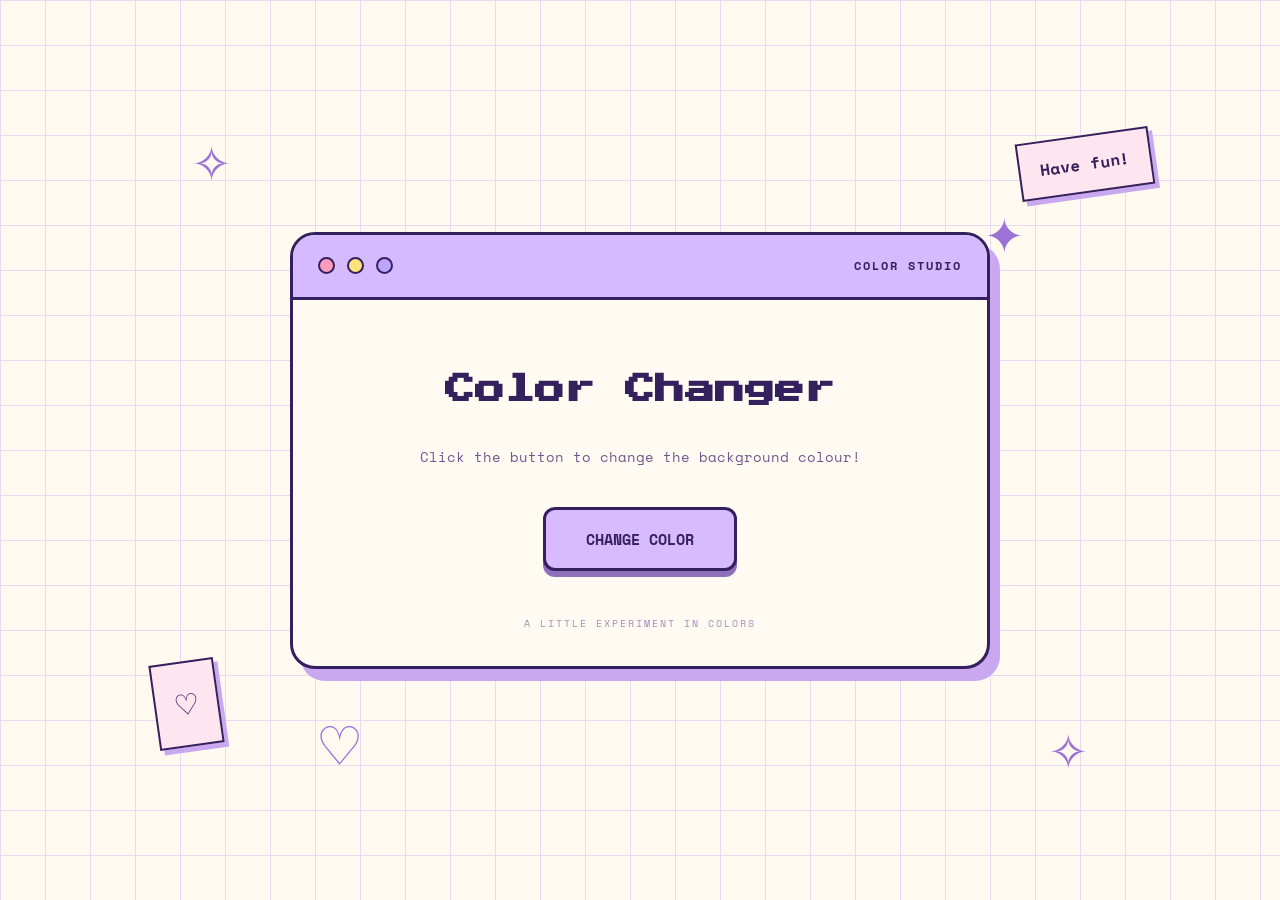
<file: 01-Color Changer/index.html>
<!DOCTYPE html>
<html lang="en">
<head>
    <meta charset="UTF-8">
    <meta name="viewport" content="width=device-width, initial-scale=1.0">
    <title>Color Changer</title>
    <link rel="stylesheet" href="style.css">
</head>
<body>

    <main class="container">

        <div class="decoration star star-one">✧</div>
        <div class="decoration star star-two">✧</div>
        <div class="decoration star star-three">✦</div>

        <div class="sticker sticker-one">Have fun!</div>
        <div class="sticker sticker-two">♡</div>

        <section class="window">

            <div class="window-header">
                <div class="window-controls">
                    <span class="control pink"></span>
                    <span class="control yellow"></span>
                    <span class="control purple"></span>
                </div>

                <div class="window-title">COLOR STUDIO</div>
            </div>

            <div class="window-content">

                <h1>Color Changer</h1>

                <p>
                    Click the button to change the background colour!
                </p>

                <button id="colorBtn">
                    CHANGE COLOR
                </button>

                <div class="footer">
                    A LITTLE EXPERIMENT IN COLORS
                </div>

            </div>

        </section>

        <div class="decoration cat">♡</div>
        <div class="decoration sparkle">✧</div>

    </main>
<script src="script.js"></script>
</body>
</html>
</file>
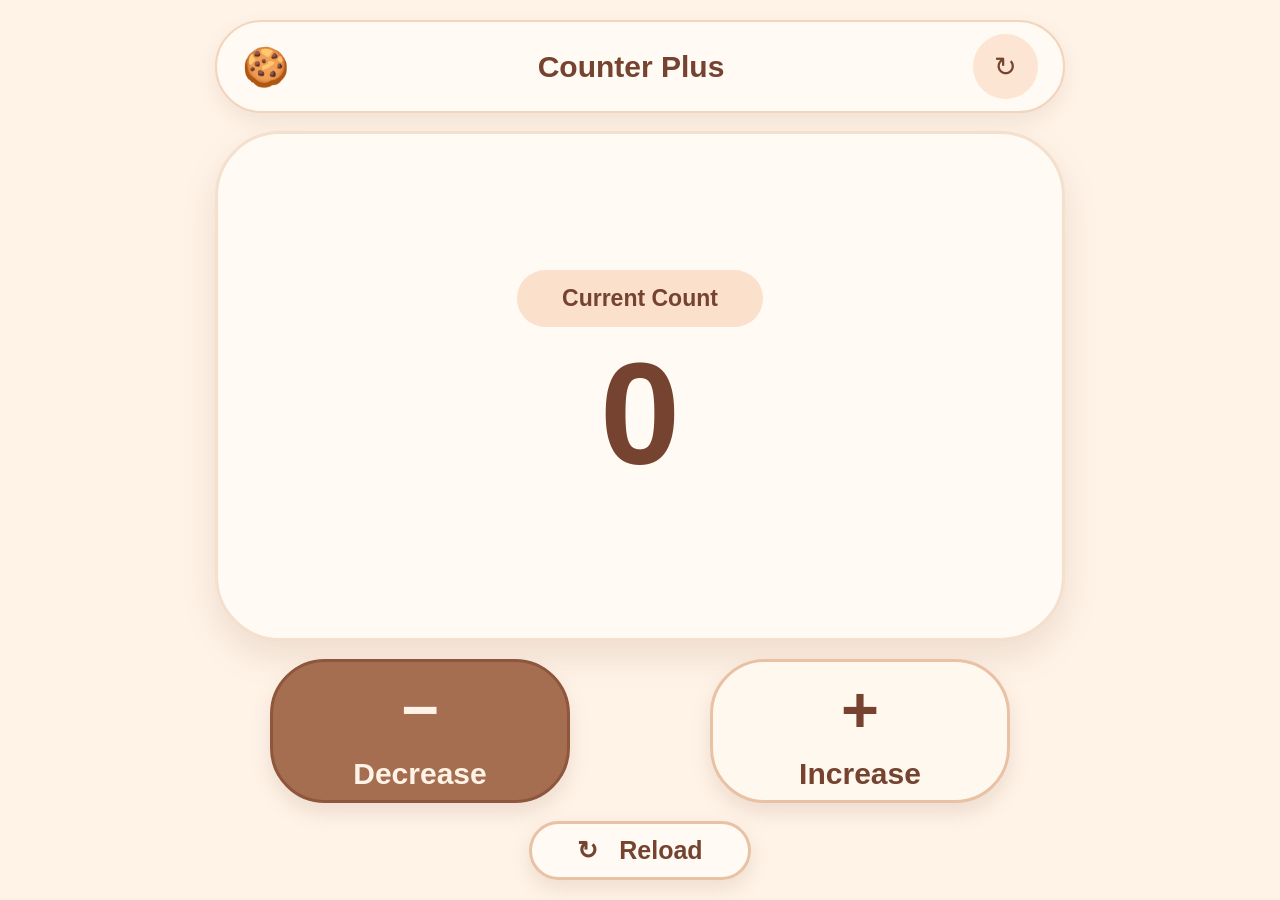
<file: 02-Counter App/index.html>
<!DOCTYPE html>
<html lang="en">
<head>
    <meta charset="UTF-8">
    <meta name="viewport" content="width=device-width, initial-scale=1.0">
    <title>Counter App</title>
    <link rel="stylesheet" href="style.css">
</head>

<body>

    <div class="container">

        <nav class="navbar">
            <span class="cookie">🍪</span>
            <h1>Counter Plus</h1>
            <button class="reset">↻</button>
        </nav>

        <div class="counter-card">

            <div class="label">Current Count</div>

            <div class="count">0</div>

        </div>

        <div class="buttons">

            <button class="action decrease">
                <span>−</span>
                Decrease
            </button>

            <button class="action increase">
                <span>+</span>
                Increase
            </button>

        </div>

        <div class="reload-area">
            <button class="reload">
                ↻ &nbsp; Reload
            </button>
        </div>

    </div>
<script src="script.js"></script>

</body>
</html>
</file>
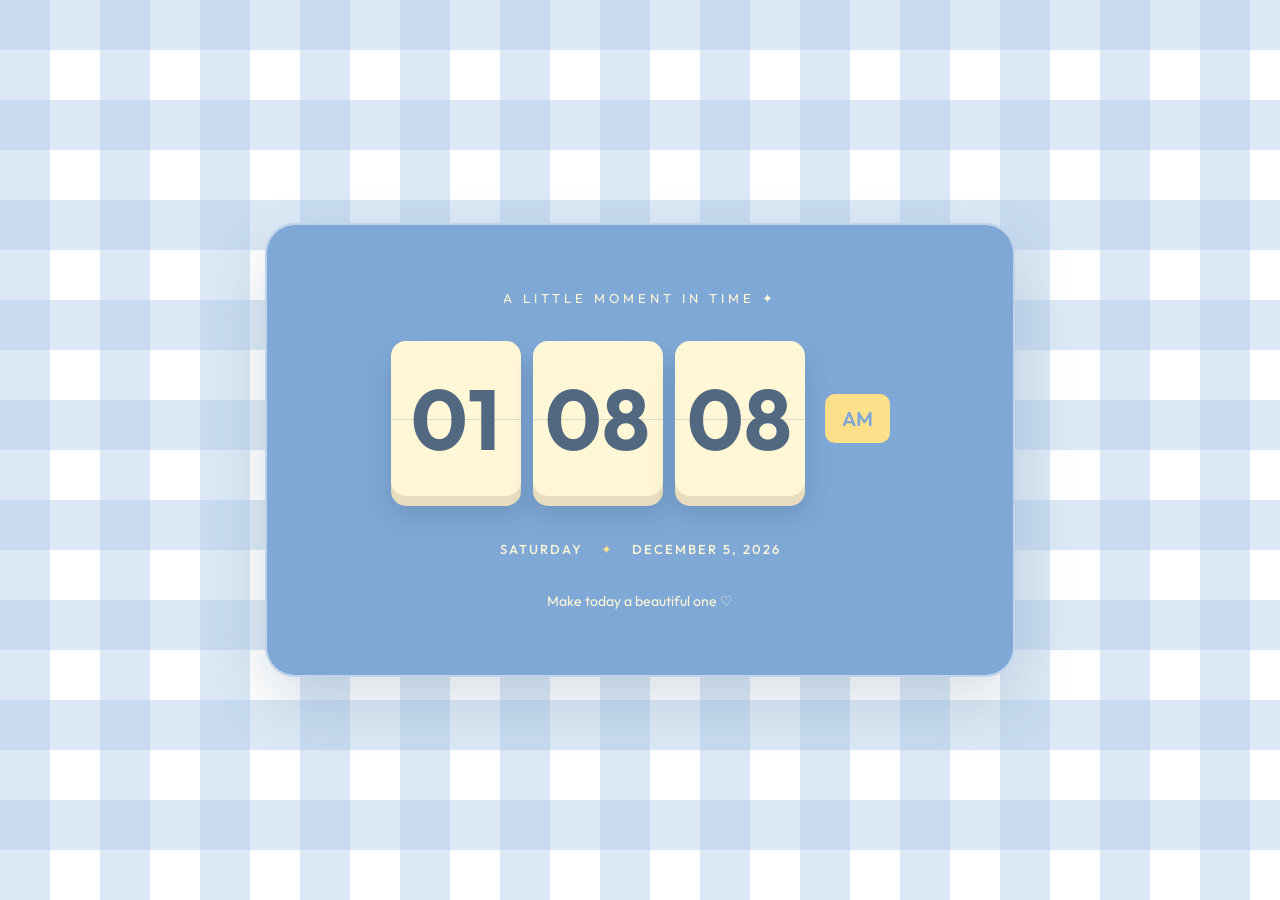
<file: 03-Digital Clock/index.html>
<!DOCTYPE html>
<html lang="en">
<head>
    <meta charset="UTF-8">
    <meta name="viewport" content="width=device-width, initial-scale=1.0">
    <title>Digital Clock</title>
    <link rel="stylesheet" href="style.css">
</head>
<body>
    <main class="clock-container">
        <p class="greeting">A LITTLE MOMENT IN TIME ✦</p>

        <div class="clock">
            <div class="time-group">
                <div class="flip-card"><span class="digit">09</span></div>
                <div class="flip-card"><span class="digit">27</span></div>
                <div class="flip-card"><span class="digit">15</span></div>
            </div>
            <span class="period">AM</span>
        </div>

        <div class="date-section">
            <span>THURSDAY</span>
            <span class="separator">✦</span>
            <span>NOVEMBER 27, 2026</span>
        </div>

        <p class="footer">Make today a beautiful one ♡</p>
    </main>

    <script src="script.js"></script>
</body>
</html>
</file>
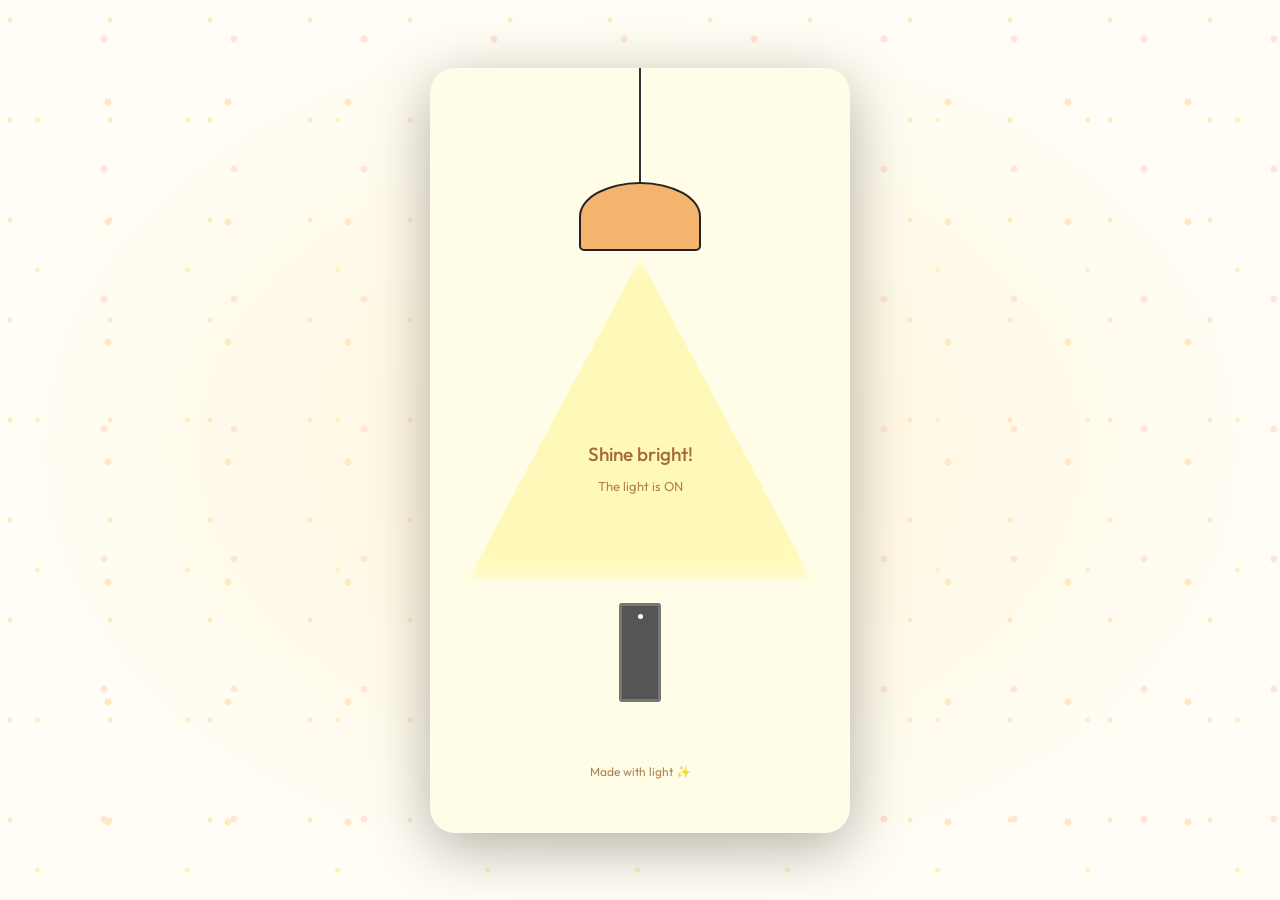
<file: 04-Light Switch/index.html>
<!DOCTYPE html>
<html lang="en">
<head>
    <meta charset="UTF-8">
    <meta name="viewport" content="width=device-width, initial-scale=1.0">
    <title>Light Switch</title>
    <link rel="stylesheet" href="style.css">
</head>
<body>

    <main class="room" id="room">

        <div class="wire"></div>

        <div class="lamp">
            <div class="lamp-shade"></div>
        </div>

        <div class="light-beam"></div>

        <div class="message">
            <h2 id="message">Shine bright!</h2>
            <p id="status">The light is ON</p>
        </div>

        <button class="switch" id="switchButton">
            <span class="switch-dot"></span>
        </button>
        <p class="footer">Made with light ✨</p>
    </main>
    <script src="script.js"></script>
</body>
</html>
</file>
<file: 01-Color Changer/style.css>
@import url('https://fonts.googleapis.com/css2?family=Space+Mono:wght@400;700&family=Press+Start+2P&display=swap');

* {
    margin: 0;
    padding: 0;
    box-sizing: border-box;
}

body {
    min-height: 100vh;
    font-family: 'Space Mono', monospace;
    background-color: #eee5ff;
}

.container {
    min-height: 100vh;
    display: flex;
    justify-content: center;
    align-items: center;
    position: relative;
    overflow: hidden;

    background-color: #fff9f0;

    background-image:
        linear-gradient(#e8d9f5 1px, transparent 1px),
        linear-gradient(90deg, #e8d9f5 1px, transparent 1px);

    background-size: 45px 45px;
}

.window {
    width: 700px;
    max-width: 90%;
    background: #fffaf2;
    border: 3px solid #35205e;
    border-radius: 25px;
    overflow: hidden;

    box-shadow: 10px 12px 0 #c9a8ef;

    z-index: 2;
}

.window-header {
    height: 65px;
    background: #d6baff;
    border-bottom: 3px solid #35205e;

    display: flex;
    align-items: center;
    justify-content: space-between;
    padding: 0 25px;
}

.window-controls {
    display: flex;
    gap: 12px;
}

.control {
    width: 17px;
    height: 17px;
    border: 2px solid #35205e;
    border-radius: 50%;
}

.pink {
    background: #ff9bbd;
}

.yellow {
    background: #ffe27a;
}

.purple {
    background: #bda5ff;
}

.window-title {
    font-size: 12px;
    font-weight: bold;
    letter-spacing: 2px;
    color: #35205e;
}

.window-content {
    padding: 65px 30px 35px;
    text-align: center;
}

h1 {
    font-family: 'Press Start 2P', monospace;
    font-size: 30px;
    line-height: 1.7;
    color: #35205e;
    margin-bottom: 30px;
}

.window-content p {
    font-size: 14px;
    color: #70578d;
    margin-bottom: 40px;
}

button {
    padding: 18px 40px;
    background: #d7baff;
    border: 3px solid #35205e;
    border-radius: 12px;
    font-family: 'Space Mono', monospace;
    font-weight: bold;
    font-size: 15px;
    color: #35205e;
    cursor: pointer;
    box-shadow: 0 6px 0 #8f70bd;
    transition: 0.2s;
}

button:hover {
    background: #ffb8d2;
    transform: translateY(-3px);
    box-shadow: 0 9px 0 #8f70bd;
}

button:active {
    transform: translateY(3px);
    box-shadow: 0 2px 0 #8f70bd;
}

.footer {
    margin-top: 45px;
    font-size: 10px;
    letter-spacing: 2px;
    color: #a58bbd;
}

.decoration {
    position: absolute;
    color: #9c72d7;
    z-index: 1;
}

.star {
    font-size: 65px;
}

.star-one {
    top: 12%;
    left: 15%;
}

.star-two {
    bottom: 12%;
    right: 15%;
}

.star-three {
    top: 20%;
    right: 20%;
}

.sticker {
    position: absolute;
    padding: 15px 20px;
    background: #ffe5ef;
    border: 2px solid #35205e;
    color: #35205e;
    font-weight: bold;
    box-shadow: 4px 5px 0 #c9a8ef;
    transform: rotate(-8deg);
    z-index: 5;
}

.sticker-one {
    top: 15%;
    right: 10%;
}

.sticker-two {
    bottom: 17%;
    left: 12%;
    font-size: 35px;
}

.cat {
    bottom: 12%;
    left: 25%;
    font-size: 65px;
}

.sparkle {
    top: 65%;
    right: 25%;
    font-size: 50px;
}

@media (max-width: 600px) {

    h1 {
        font-size: 19px;
    }

    .window-content {
        padding: 45px 15px 25px;
    }

    .window-content p {
        font-size: 12px;
    }

    button {
        padding: 15px 25px;
        font-size: 12px;
    }

    .sticker {
        display: none;
    }

}
</file>
<file: 02-Counter App/style.css>
* {
    margin: 0;
    padding: 0;
    box-sizing: border-box;
}

body {
    min-height: 100vh;
    background: #fff3e7;
    font-family: 'Trebuchet MS', sans-serif;
    color: #75432f;
    padding: 35px 20px;
}

.container {
    max-width: 850px;
    margin: auto;
}

.navbar {
    display: flex;
    align-items: center;
    justify-content: space-between;
    background: #fffaf3;
    padding: 18px 25px;
    border: 2px solid #f3d5bd;
    border-radius: 60px;
    box-shadow: 0 8px 20px #75432f18;
    margin-bottom: 65px;
}

.navbar h1 {
    font-size: 30px;
}

.cookie {
    font-size: 38px;
}

.reset {
    border: none;
    background: #fce5d2;
    color: #75432f;
    font-size: 27px;
    width: 65px;
    height: 65px;
    border-radius: 50%;
    cursor: pointer;
}

.counter-card {
    background: #fffaf3;
    border: 3px solid #f5dfcd;
    border-radius: 65px;
    padding: 45px 25px;
    text-align: center;
    box-shadow: 0 15px 35px #75432f20;
    margin-bottom: 65px;
}

.label {
    display: inline-block;
    background: #fbe0cc;
    padding: 15px 45px;
    border-radius: 40px;
    font-size: 23px;
    font-weight: bold;
}

.count {
    font-size: 170px;
    font-weight: bold;
    margin: 20px 0;
}

.buttons {
    display: flex;
    justify-content: space-around;
    gap: 35px;
}

.action {
    width: 300px;
    min-height: 180px;
    border-radius: 55px;
    border: 3px solid #e9c2a5;
    background: #fff8ef;
    color: #75432f;
    font-size: 30px;
    font-weight: bold;
    cursor: pointer;
    box-shadow: 0 10px 20px #75432f20;
    transition: 0.3s ease;
}

.action span {
    display: block;
    font-size: 65px;
    margin-bottom: 10px;
}

.decrease {
    background: #a66e50;
    color: #fff3e7;
    border-color: #8e563d;
}

.action:hover {
    transform: translateY(-6px);
    box-shadow: 0 15px 25px #75432f30;
}

.reload-area {
    display: flex;
    justify-content: center;
    margin-top: 55px;
}

.reload {
    padding: 20px 55px;
    border-radius: 50px;
    border: 3px solid #e9c2a5;
    background: #fffaf3;
    color: #75432f;
    font-size: 25px;
    font-weight: bold;
    cursor: pointer;
    box-shadow: 0 8px 20px #75432f20;
    transition: 0.3s;
}

.reload:hover {
    transform: scale(1.05);
}



@media (min-width: 900px) {

    body {
        padding: 20px;
    }

    .container {
        height: calc(100vh - 40px);
        display: grid;
        grid-template-rows: auto minmax(0, 1fr) auto auto;
        gap: 18px;
    }

    .navbar {
        margin-bottom: 0;
        padding: 12px 25px;
    }

    .counter-card {
        margin-bottom: 0;
        padding: 15px 25px;
        display: flex;
        flex-direction: column;
        justify-content: center;
        align-items: center;
        min-height: 0;
    }

    .count {
        font-size: clamp(90px, 16vh, 150px);
        margin: 5px 0;
    }

    .buttons {
        gap: 30px;
    }

    .action {
        min-height: clamp(100px, 16vh, 145px);
    }

    .reload-area {
        margin-top: 0;
    }

    .reload {
        padding: 12px 45px;
    }
}



@media (max-width: 600px) {

    body {
        padding: 20px 15px;
    }

    .navbar {
        margin-bottom: 45px;
        padding: 12px 18px;
    }

    .navbar h1 {
        font-size: 22px;
    }

    .cookie {
        font-size: 28px;
    }

    .reset {
        width: 48px;
        height: 48px;
        font-size: 22px;
    }

    .counter-card {
        padding: 35px 15px;
        border-radius: 40px;
        margin-bottom: 40px;
    }

    .label {
        font-size: 18px;
        padding: 12px 25px;
    }

    .count {
        font-size: 115px;
    }

    .buttons {
        gap: 15px;
    }

    .action {
        min-height: 145px;
        font-size: 19px;
        border-radius: 35px;
    }

    .action span {
        font-size: 45px;
    }

    .reload-area {
        margin-top: 35px;
    }

    .reload {
        padding: 16px 35px;
        font-size: 20px;
    }
}


@media (max-width: 360px) {

    .buttons {
        flex-direction: column;
    }

    .action {
        width: 100%;
    }
}


@media (min-width: 900px) and (max-height: 650px) {

    .navbar {
        padding: 5px 20px;
    }

    .reset {
        width: 48px;
        height: 48px;
    }

    .counter-card {
        padding: 5px 20px;
    }

    .label {
        font-size: 18px;
        padding: 8px 30px;
    }

    .count {
        font-size: 85px;
    }

    .action {
        min-height: 85px;
        font-size: 22px;
    }

    .action span {
        font-size: 40px;
        margin-bottom: 2px;
    }

    .reload {
        padding: 8px 35px;
        font-size: 20px;
    }
}
</file>
<file: 03-Digital Clock/style.css>
@import url('https://fonts.googleapis.com/css2?family=Outfit:wght@400;500;600;700&display=swap');

* {
    margin: 0;
    padding: 0;
    box-sizing: border-box;
}

body {
    min-height: 100vh;
    display: flex;
    justify-content: center;
    align-items: center;
    background-color: #fff;
    background-image:
        linear-gradient(90deg, rgba(168, 198, 231, 0.4) 50%, transparent 50%),
        linear-gradient(rgba(168, 198, 231, 0.4) 50%, transparent 50%);
    background-size: 100px 100px;
    font-family: 'Outfit', sans-serif;
    color: #7FA8D6;
    overflow: hidden;
}

.clock-container {
    width: 90%;
    max-width: 750px;
    padding: 65px 40px;
    text-align: center;
    background: #7FA8D6;
    border: 2px solid rgba(255, 255, 255, 0.5);
    border-radius: 30px;
    box-shadow: 0 25px 60px rgba(67, 99, 135, 0.2);
    animation: appear 1s ease;
}

.greeting {
    font-size: 13px;
    letter-spacing: 4px;
    margin-bottom: 35px;
    color: #FFF7D6;
}

.clock, .time-group {
    display: flex;
    justify-content: center;
    align-items: center;
}

.clock {
    gap: 20px;
}

.time-group {
    gap: 12px;
}

.flip-card {
    position: relative;
    width: 130px;
    height: 155px;
    display: flex;
    justify-content: center;
    align-items: center;
    background: #FFF7D6;
    border-radius: 15px;
    box-shadow: 0 10px 0 #E8DDBE, 0 18px 25px rgba(45, 67, 94, 0.2);
    transform-style: preserve-3d;
}

.flip-card::after {
    content: "";
    position: absolute;
    top: 50%;
    width: 100%;
    height: 1px;
    background: rgba(82, 103, 128, 0.2);
}

.flip-card.flip {
    animation: flip 0.5s ease;
}

.digit {
    font-size: 85px;
    font-weight: 700;
    color: #526780;
}

.period {
    font-size: 20px;
    font-weight: 600;
    background: #FFE08A;
    padding: 12px 17px;
    border-radius: 10px;
}

.date-section {
    display: flex;
    justify-content: center;
    align-items: center;
    gap: 18px;
    margin-top: 45px;
    font-size: 13px;
    letter-spacing: 2px;
    font-weight: 500;
    color: #FFF7D6;
}

.separator {
    color: #FFE08A;
}

.footer {
    margin-top: 35px;
    font-size: 14px;
    color: #FFF7D6;
}

.flip-card:hover {
    transform: translateY(-6px);
}

@keyframes flip {
    0% { transform: rotateX(0deg); }
    50% { transform: rotateX(-90deg); }
    100% { transform: rotateX(0deg); }
}

@keyframes appear {
    from {
        opacity: 0;
        transform: translateY(25px);
    }
    to {
        opacity: 1;
        transform: translateY(0);
    }
}

@media (max-width: 600px) {
    .clock-container {
        padding: 45px 15px;
    }

    .flip-card {
        width: 75px;
        height: 100px;
    }

    .digit {
        font-size: 50px;
    }

    .time-group {
        gap: 7px;
    }

    .clock {
        gap: 10px;
    }

    .period {
        font-size: 14px;
        padding: 9px;
    }

    .date-section {
        font-size: 10px;
        gap: 8px;
        letter-spacing: 1px;
    }
}
</file>
<file: 04-Light Switch/style.css>
@import url('https://fonts.googleapis.com/css2?family=Outfit:wght@400;500;600;700&display=swap');

* {
    margin: 0;
    padding: 0;
    box-sizing: border-box;
}

body {
    min-height: 100vh;
    min-height: 100svh;
    width: 100%;
    display: flex;
    justify-content: center;
    align-items: center;
    font-family: 'Outfit', sans-serif;
    padding: 20px;
        background-color: #fffdf5;

    background-image:
        radial-gradient(circle at 10% 20%, #ffe8c4 2px, transparent 3px),
        radial-gradient(circle at 80% 30%, #ffe5d6 3px, transparent 4px),
        radial-gradient(circle at 25% 80%, #fff0bd 2px, transparent 3px),
        radial-gradient(circle at 90% 85%, #ffe8c4 3px, transparent 4px),
        radial-gradient(ellipse at 50% 50%, #fff6d8 0%, transparent 70%);

    background-size:
        100px 100px,
        130px 130px,
        150px 150px,
        120px 120px,
        100% 100%;

    background-attachment: fixed;
}


.room {
    width: min(88vw, 420px, calc((100svh - 40px) * 0.56));
    aspect-ratio: 0.56;
    height: 85vh;
    position: relative;
    overflow: hidden;
    background: #fffde7;
    display: flex;
    flex-direction: column;
    align-items: center;
    transition: background 0.5s ease;
    box-shadow: 0 15px 60px rgba(0, 0, 0, 0.3);
    border-radius: 25px;
}



.wire {
    position: absolute;
    top: 0;
    width: 2px;
    height: 15%;
    background: #333;
}



.lamp {
    position: absolute;
    top: 15%;
    width: 29%;
    height: 11%;
    display: flex;
    justify-content: center;
    z-index: 3;
}

.lamp-shade {
    width: 100%;
    height: 82%;
    background: #f4b46e;
    border: 2px solid #222;
    border-radius: 50% 50% 5px 5px;
}



.light-beam {
    position: absolute;
    top: 25%;
    left: 50%;
    transform: translateX(-50%);
    width: 82%;
    height: 42%;
    background: rgba(255, 244, 130, 0.45);
    clip-path: polygon(50% 0, 0 100%, 100% 100%);
    filter: blur(12px);
    z-index: 1;
    transition: opacity 0.5s ease;
}


.message {
    position: absolute;
    top: 49%;
    width: 100%;
    text-align: center;
    z-index: 2;
}

.message h2 {
    font-size: clamp(13px, 4vw, 19px);
    color: #a56b35;
    font-weight: 500;
}

.message p {
    margin-top: 12px;
    font-size: clamp(10px, 2.8vw, 13px);
    color: #b0804d;
}


.switch {
    position: absolute;
    top: 70%;
    width: 10%;
    height: 13%;
    background: #555;
    border: 3px solid #777;
    border-radius: 3px;
    cursor: pointer;
    display: flex;
    justify-content: center;
    padding-top: 8px;
    z-index: 4;
}

.switch-dot {
    width: 5px;
    height: 5px;
    border-radius: 50%;
    background: white;
}


.footer {
    position: absolute;
    bottom: 7%;
    font-size: clamp(9px, 2.5vw, 12px);
    color: #b0804d;
}



.room.dark {
    background: #454545;
}

.dark .wire {
    background: #222;
}

.dark .lamp-shade {
    background: #c68b51;
}

.dark .light-beam {
    opacity: 0;
}

.dark .message h2,
.dark .message p,
.dark .footer {
    color: #e0ae73;
}

.dark .switch {
    background: #292929;
    border-color: #666;
}

.dark .switch-dot {
    background: #777;
}



@media (max-width: 480px) {
    body {
        padding: 12px;
    }

    .room {
        width: min(92vw, calc((100svh - 24px) * 0.56));
    }

    .switch {
        border-width: 2px;
    }
}
</file>
